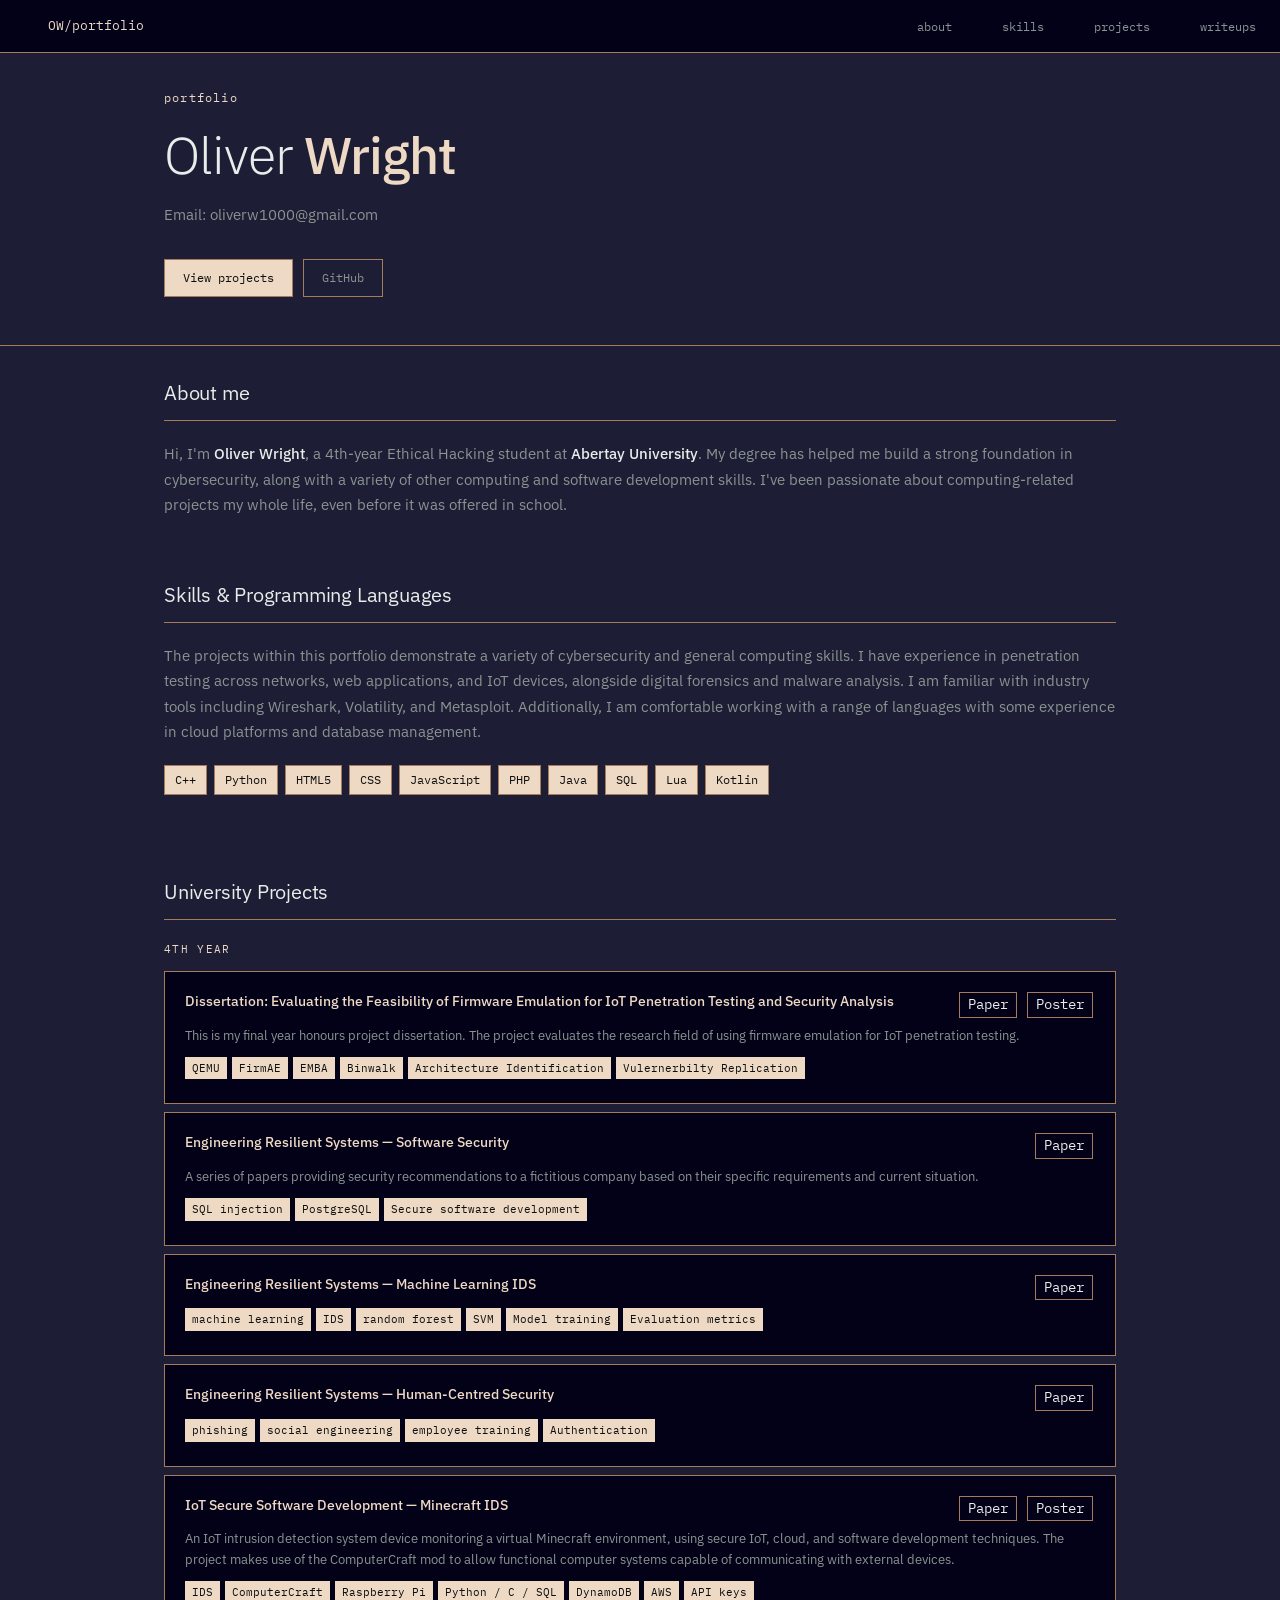
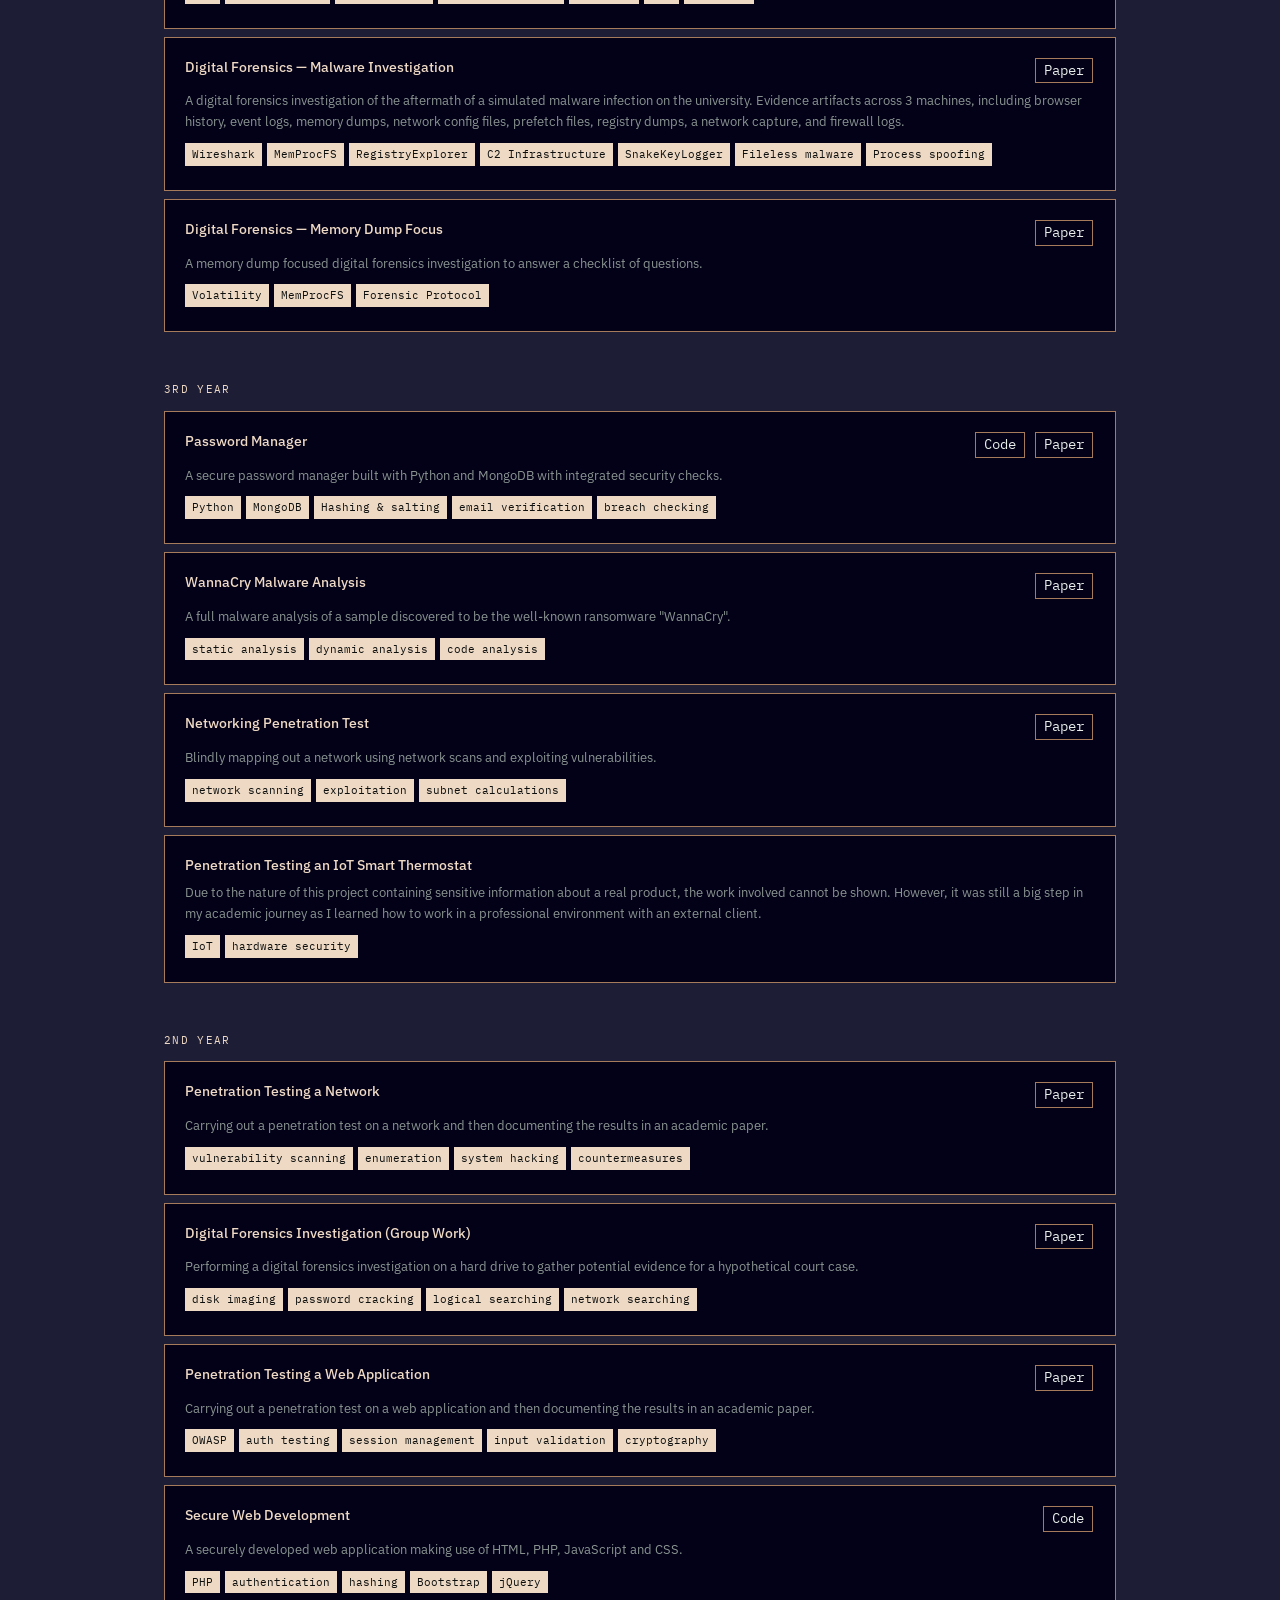
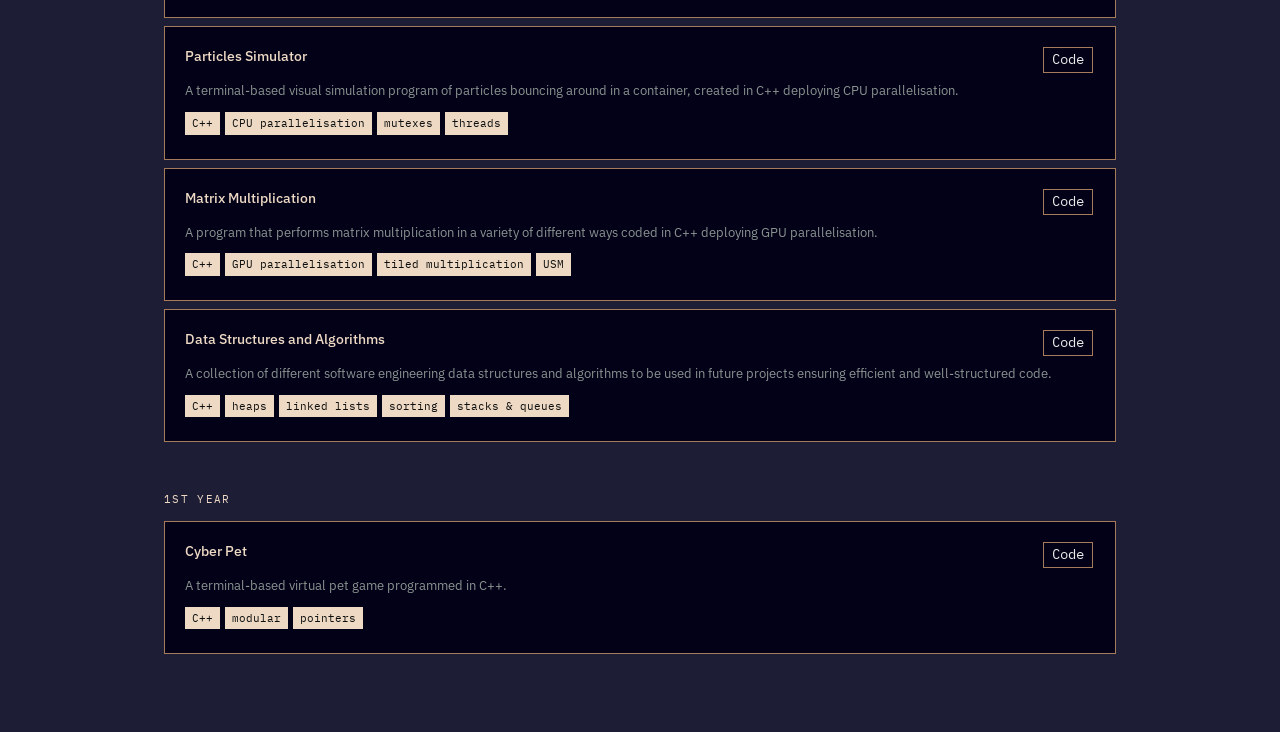
<file: index.html>
<!DOCTYPE html>
<html lang="en">
<head>
  <meta charset="UTF-8" />
  <meta name="viewport" content="width=device-width, initial-scale=1.0" />
  <title>Oliver Wright — Portfolio</title>
  <link rel="preconnect" href="https://fonts.googleapis.com" />
  <link href="https://fonts.googleapis.com/css2?family=IBM+Plex+Mono:wght@400;500&family=IBM+Plex+Sans:wght@300;400;500&display=swap" rel="stylesheet" />
  <link rel="stylesheet" href="style.css" />
</head>
<body>

<nav>
  <div class="inner">
    <a class="nav-logo" href="#">OW/portfolio</a>
    <ul class="nav-links">
        <li><a href="#about">about</a></li>
        <li><a href="#skills">skills</a></li>
        <li><a href="#projects">projects</a></li>
        <li><a href="writeups.html">writeups</a></li>
    </ul>
  </div>
</nav>

<section id="hero">
  <div class="container">
    <p class="hero-label">portfolio</p>
    <h1>Oliver <strong>Wright</strong></h1>
    <p class="hero-sub">Email: oliverw1000@gmail.com</p>
    <div class="hero-actions">
      <a href="#projects" class="btn btn-primary">View projects</a>
      <a href="https://github.com/Revlo1" target="_blank" class="btn btn-outline">GitHub</a>
    </div>
  </div>
</section>

<section id="about">
  <div class="container">
    <h2>About me</h2>
    <p style="color: var(--text-muted);">
      Hi, I'm <strong style="color: var(--text); font-weight: 500;">Oliver Wright</strong>, a 4th-year Ethical Hacking student at <strong style="color: var(--text); font-weight: 500;">Abertay University</strong>.
      My degree has helped me build a strong foundation in cybersecurity, along with a variety of other computing and software development skills.
      I've been passionate about computing-related projects my whole life, even before it was offered in school.
    </p>
  </div>
</section>

<section id="skills">
  <div class="container">
    <h2>Skills & Programming Languages</h2>   
    <div>
      <p style="color: var(--text-muted);">
        The projects within this portfolio demonstrate a variety of cybersecurity and general computing skills. I have experience in penetration testing across networks,
        web applications, and IoT devices, alongside digital forensics and malware analysis. I am familiar with industry tools including Wireshark, Volatility, and Metasploit. 
        Additionally, I am comfortable working with a range of languages with some experience in cloud platforms and database management.
      </p>
    </div>
    <div class="skills-grid">
      <span class="skill-tag">C++</span>
      <span class="skill-tag">Python</span>
      <span class="skill-tag">HTML5</span>
      <span class="skill-tag">CSS</span>
      <span class="skill-tag">JavaScript</span>
      <span class="skill-tag">PHP</span>
      <span class="skill-tag">Java</span>
      <span class="skill-tag">SQL</span>
      <span class="skill-tag">Lua</span>
      <span class="skill-tag">Kotlin</span>
    </div>
  </div>
</section>

<section id="projects">
  <div class="container">
    <h2>University Projects</h2>
    
    <div class="year-group">
      <p class="year-heading">4th year</p>

      <div class="project-card">
        <div class="project-header">
          <span class="project-title">Dissertation: Evaluating the Feasibility of Firmware Emulation for IoT Penetration Testing and Security Analysis</span>
          <div class="project-links">
            <a class="project-link" href="DissertationFinal.pdf" target="_blank">Paper</a>
            <a class="project-link" href="DissPosterFinal.pdf" target="_blank">Poster</a>
          </div>
        </div>
        <p class="project-desc">This is my final year honours project dissertation. The project evaluates the research field of using firmware emulation for IoT penetration testing.</p>
        <div class="project-tags">
          <span class="project-tag">QEMU</span>
          <span class="project-tag">FirmAE</span>
          <span class="project-tag">EMBA</span>
          <span class="project-tag">Binwalk</span>
          <span class="project-tag">Architecture Identification</span>
          <span class="project-tag">Vulernerbilty Replication</span>
        </div>
      </div>
    <!---->
      <div class="project-card">
        <div class="project-header">
          <span class="project-title">Engineering Resilient Systems — Software Security</span>
          <div class="project-links">
            <a class="project-link" href="SysEng1Software.pdf" target="_blank">Paper</a>
          </div>
        </div>
        <p class="project-desc">A series of papers providing security recommendations to a fictitious company based on their specific requirements and current situation.</p>
        <div class="project-tags">
          <span class="project-tag">SQL injection</span>
          <span class="project-tag">PostgreSQL</span>
          <span class="project-tag">Secure software development</span>
        </div>
      </div>

      <div class="project-card">
        <div class="project-header">
          <span class="project-title">Engineering Resilient Systems — Machine Learning IDS</span>
          <div class="project-links">
            <a class="project-link" href="SysEng2ML.pdf" target="_blank">Paper</a>
          </div>
        </div>
        <div class="project-tags">
          <span class="project-tag">machine learning</span>
          <span class="project-tag">IDS</span>
          <span class="project-tag">random forest</span>
          <span class="project-tag">SVM</span>
          <span class="project-tag">Model training</span>
          <span class="project-tag">Evaluation metrics</span>
        </div>
      </div>

      <div class="project-card">
        <div class="project-header">
          <span class="project-title">Engineering Resilient Systems — Human-Centred Security</span>
          <div class="project-links">
            <a class="project-link" href="SysEng3HumanCentred.pdf" target="_blank">Paper</a>
          </div>
        </div>
        <div class="project-tags">
          <span class="project-tag">phishing</span>
          <span class="project-tag">social engineering</span>
          <span class="project-tag">employee training</span>
          <span class="project-tag">Authentication</span>
        </div>
      </div>

      <div class="project-card">
        <div class="project-header">
          <span class="project-title">IoT Secure Software Development — Minecraft IDS</span>
          <div class="project-links">
            <a class="project-link" href="IoT%20Paper.pdf" target="_blank">Paper</a>
            <a class="project-link" href="IoTMiniPoster.pdf" target="_blank">Poster</a>
          </div>
        </div>
        <p class="project-desc">An IoT intrusion detection system device monitoring a virtual Minecraft environment, using secure IoT, cloud, and software development techniques. The project makes use of the ComputerCraft mod to allow functional computer systems capable of communicating with external devices.</p>
        <div class="project-tags">
          <span class="project-tag">IDS</span>
          <span class="project-tag">ComputerCraft</span>
          <span class="project-tag">Raspberry Pi</span>
          <span class="project-tag">Python / C / SQL</span>
          <span class="project-tag">DynamoDB</span>
          <span class="project-tag">AWS</span>
          <span class="project-tag">API keys</span>
        </div>
      </div>

      <div class="project-card">
        <div class="project-header">
          <span class="project-title">Digital Forensics — Malware Investigation</span>
          <div class="project-links">
            <a class="project-link" href="ForensicsPaperMalware.pdf" target="_blank">Paper</a>
          </div>
        </div>
        <p class="project-desc">A digital forensics investigation of the aftermath of a simulated malware infection on the university. Evidence artifacts across 3 machines, including browser history, event logs, memory dumps, network config files, prefetch files, registry dumps, a network capture, and firewall logs.</p>
        <div class="project-tags">
          <span class="project-tag">Wireshark</span>
          <span class="project-tag">MemProcFS</span>
          <span class="project-tag">RegistryExplorer</span>
          <span class="project-tag">C2 Infrastructure</span>
          <span class="project-tag">SnakeKeyLogger</span>
          <span class="project-tag">Fileless malware</span>
          <span class="project-tag">Process spoofing</span>
        </div>
      </div>

      <div class="project-card">
        <div class="project-header">
          <span class="project-title">Digital Forensics — Memory Dump Focus</span>
          <div class="project-links">
            <a class="project-link" href="ForensicReportMemDump.pdf" target="_blank">Paper</a>
          </div>
        </div>
        <p class="project-desc">A memory dump focused digital forensics investigation to answer a checklist of questions.</p>
        <div class="project-tags">
          <span class="project-tag">Volatility</span>
          <span class="project-tag">MemProcFS</span>
          <span class="project-tag">Forensic Protocol</span>
        </div>
      </div>
    </div>

    
    <div class="year-group">
      <p class="year-heading">3rd year</p>

      <div class="project-card">
        <div class="project-header">
          <span class="project-title">Password Manager</span>
          <div class="project-links">
            <a class="project-link" href="https://github.com/Revlo1/PassecPasswordManager" target="_blank">Code</a>
            <a class="project-link" href="PassecManagerPaper%20Final.pdf" target="_blank">Paper</a>
          </div>
        </div>
        <p class="project-desc">A secure password manager built with Python and MongoDB with integrated security checks.</p>
        <div class="project-tags">
          <span class="project-tag">Python</span>
          <span class="project-tag">MongoDB</span>
          <span class="project-tag">Hashing & salting</span>
          <span class="project-tag">email verification</span>
          <span class="project-tag">breach checking</span>
        </div>
      </div>

      <div class="project-card">
        <div class="project-header">
          <span class="project-title">WannaCry Malware Analysis</span>
          <div class="project-links">
            <a class="project-link" href="Malware%20Whitepaper%20Finished.pdf" target="_blank">Paper</a>
          </div>
        </div>
        <p class="project-desc">A full malware analysis of a sample discovered to be the well-known ransomware "WannaCry".</p>
        <div class="project-tags">
          <span class="project-tag">static analysis</span>
          <span class="project-tag">dynamic analysis</span>
          <span class="project-tag">code analysis</span>
        </div>
      </div>

      <div class="project-card">
        <div class="project-header">
          <span class="project-title">Networking Penetration Test</span>
          <div class="project-links">
            <a class="project-link" href="Networking%20Report.pdf" target="_blank">Paper</a>
          </div>
        </div>
        <p class="project-desc">Blindly mapping out a network using network scans and exploiting vulnerabilities.</p>
        <div class="project-tags">
          <span class="project-tag">network scanning</span>
          <span class="project-tag">exploitation</span>
          <span class="project-tag">subnet calculations</span>
        </div>
      </div>

      <div class="project-card">
        <div class="project-header">
          <span class="project-title">Penetration Testing an IoT Smart Thermostat</span>
        </div>
        <p class="project-desc">Due to the nature of this project containing sensitive information about a real product, the work involved cannot be shown. However, it was still a big step in my academic journey as I learned how to work in a professional environment with an external client.</p>
        <div class="project-tags">
          <span class="project-tag">IoT</span>
          <span class="project-tag">hardware security</span>
        </div>
      </div>
    </div>

    
    <div class="year-group">
      <p class="year-heading">2nd year</p>

      <div class="project-card">
        <div class="project-header">
          <span class="project-title">Penetration Testing a Network</span>
          <div class="project-links">
            <a class="project-link" href="Pen%20testing%20White%20Paper%20Template1.pdf" target="_blank">Paper</a>
          </div>
        </div>
        <p class="project-desc">Carrying out a penetration test on a network and then documenting the results in an academic paper.</p>
        <div class="project-tags">
          <span class="project-tag">vulnerability scanning</span>
          <span class="project-tag">enumeration</span>
          <span class="project-tag">system hacking</span>
          <span class="project-tag">countermeasures</span>
        </div>
      </div>

      <div class="project-card">
        <div class="project-header">
          <span class="project-title">Digital Forensics Investigation (Group Work)</span>
          <div class="project-links">
            <a class="project-link" href="The%20Badgers%20Report%20Finished.pdf" target="_blank">Paper</a>
          </div>
        </div>
        <p class="project-desc">Performing a digital forensics investigation on a hard drive to gather potential evidence for a hypothetical court case.</p>
        <div class="project-tags">
          <span class="project-tag">disk imaging</span>
          <span class="project-tag">password cracking</span>
          <span class="project-tag">logical searching</span>
          <span class="project-tag">network searching</span>
        </div>
      </div>

      <div class="project-card">
        <div class="project-header">
          <span class="project-title">Penetration Testing a Web Application</span>
          <div class="project-links">
            <a class="project-link" href="Web%20App%20Testing%20Paper.pdf" target="_blank">Paper</a>
          </div>
        </div>
        <p class="project-desc">Carrying out a penetration test on a web application and then documenting the results in an academic paper.</p>
        <div class="project-tags">
          <span class="project-tag">OWASP</span>
          <span class="project-tag">auth testing</span>
          <span class="project-tag">session management</span>
          <span class="project-tag">input validation</span>
          <span class="project-tag">cryptography</span>
        </div>
      </div>

      <div class="project-card">
        <div class="project-header">
          <span class="project-title">Secure Web Development</span>
          <div class="project-links">
            <a class="project-link" href="https://github.com/Revlo1/WebApplication" target="_blank">Code</a>
          </div>
        </div>
        <p class="project-desc">A securely developed web application making use of HTML, PHP, JavaScript and CSS.</p>
        <div class="project-tags">
          <span class="project-tag">PHP</span>
          <span class="project-tag">authentication</span>
          <span class="project-tag">hashing</span>
          <span class="project-tag">Bootstrap</span>
          <span class="project-tag">jQuery</span>
        </div>
      </div>

      <div class="project-card">
        <div class="project-header">
          <span class="project-title">Particles Simulator</span>
          <div class="project-links">
            <a class="project-link" href="https://github.com/Revlo1/Particles" target="_blank">Code</a>
          </div>
        </div>
        <p class="project-desc">A terminal-based visual simulation program of particles bouncing around in a container, created in C++ deploying CPU parallelisation.</p>
        <div class="project-tags">
          <span class="project-tag">C++</span>
          <span class="project-tag">CPU parallelisation</span>
          <span class="project-tag">mutexes</span>
          <span class="project-tag">threads</span>
        </div>
      </div>

      <div class="project-card">
        <div class="project-header">
          <span class="project-title">Matrix Multiplication</span>
          <div class="project-links">
            <a class="project-link" href="https://github.com/Revlo1/matrixMultiplication" target="_blank">Code</a>
          </div>
        </div>
        <p class="project-desc">A program that performs matrix multiplication in a variety of different ways coded in C++ deploying GPU parallelisation.</p>
        <div class="project-tags">
          <span class="project-tag">C++</span>
          <span class="project-tag">GPU parallelisation</span>
          <span class="project-tag">tiled multiplication</span>
          <span class="project-tag">USM</span>
        </div>
      </div>

      <div class="project-card">
        <div class="project-header">
          <span class="project-title">Data Structures and Algorithms</span>
          <div class="project-links">
            <a class="project-link" href="https://github.com/Revlo1/DSA" target="_blank">Code</a>
          </div>
        </div>
        <p class="project-desc">A collection of different software engineering data structures and algorithms to be used in future projects ensuring efficient and well-structured code.</p>
        <div class="project-tags">
          <span class="project-tag">C++</span>
          <span class="project-tag">heaps</span>
          <span class="project-tag">linked lists</span>
          <span class="project-tag">sorting</span>
          <span class="project-tag">stacks & queues</span>
        </div>
      </div>
    </div>

  
    <div class="year-group">
      <p class="year-heading">1st year</p>

      <div class="project-card">
        <div class="project-header">
          <span class="project-title">Cyber Pet</span>
          <div class="project-links">
            <a class="project-link" href="https://github.com/Revlo1/CyberPet" target="_blank">Code</a>
          </div>
        </div>
        <p class="project-desc">A terminal-based virtual pet game programmed in C++.</p>
        <div class="project-tags">
          <span class="project-tag">C++</span>
          <span class="project-tag">modular</span>
          <span class="project-tag">pointers</span>
        </div>
      </div>
    </div>
    <!---->
  </div>
</section>
</body>
</html>
</file>
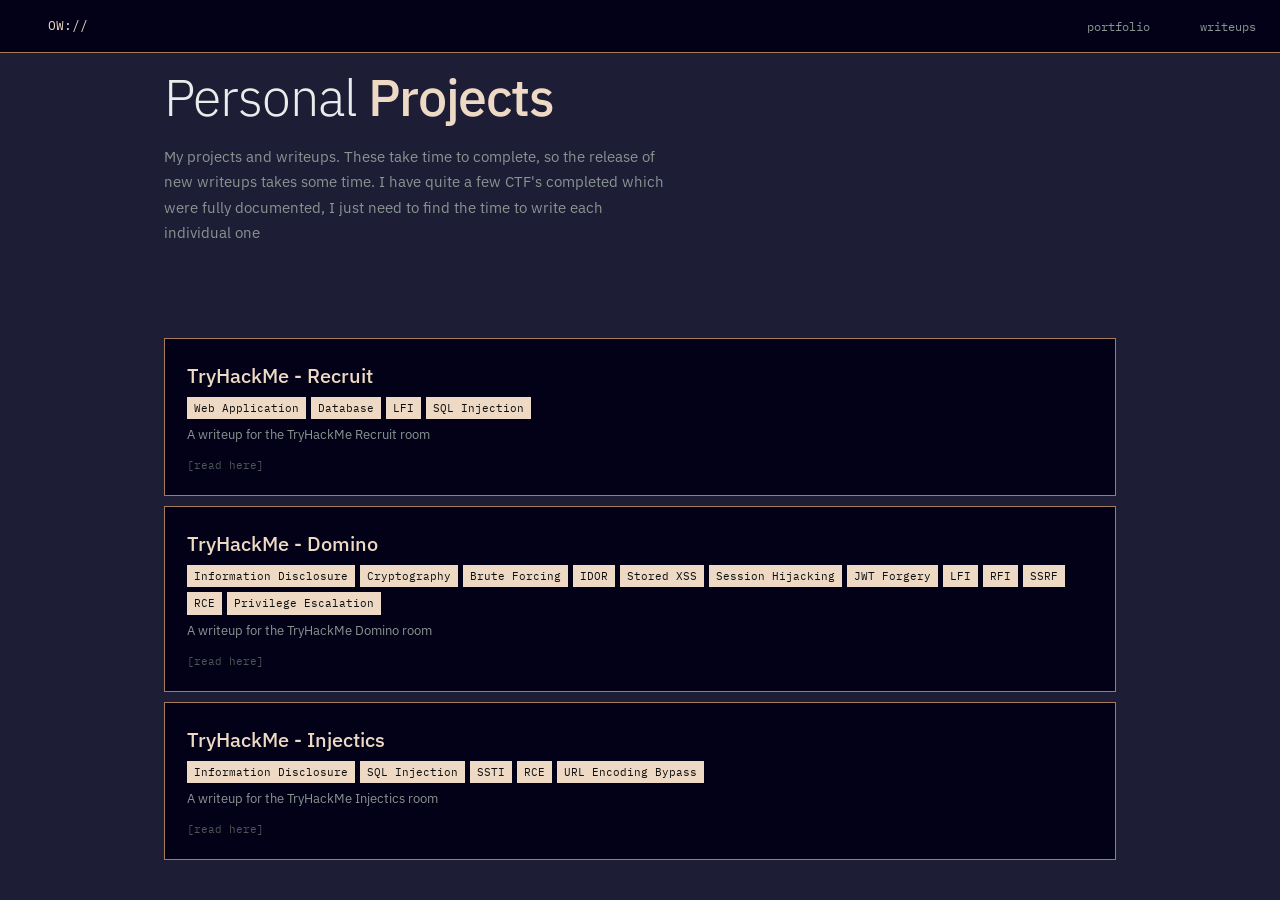
<file: writeups.html>
﻿<!DOCTYPE html>
<html lang="en">
<head>
    <meta charset="UTF-8" />
    <meta name="viewport" content="width=device-width, initial-scale=1.0" />
    <title>Personal Projects</title>
    <link rel="preconnect" href="https://fonts.googleapis.com" />
    <link href="https://fonts.googleapis.com/css2?family=IBM+Plex+Mono:wght@400;500&family=IBM+Plex+Sans:wght@300;400;500&display=swap" rel="stylesheet" />
    <link rel="stylesheet" href="style.css" />
</head>
<body>

    <nav>
        <div class="inner">
            <a class="nav-logo" href="index.html">OW://</a>
            <ul class="nav-links">
                <li><a href="index.html">portfolio</a></li>
                <li><a href="writeups.html" class="nav-active">writeups</a></li>
            </ul>
        </div>
    </nav>

    <section id="writeups-hero">
        <div class="container">
            <p class="hero-label">// writeups</p>
            <h1>Personal <strong>Projects</strong></h1> 
            <p class="hero-sub">My projects and writeups. These take time to complete, so the release of new writeups takes some time. I have quite a few CTF's completed which were fully documented, I just need to find the time to write each individual one</p>
        </div>
    </section>

    <section id="writeups-list">
        <div class="container">
            
            <a class="writeup-card" href="writeups/thm-recruit.html">
                <div class="writeup-meta">
                    <span class="writeup-date"></span>
                    <h3 class="writeup-title">TryHackMe - Recruit</h3>
                    <div class="project-tags">
                        <span class="project-tag">Web Application</span>
                        <span class="project-tag">Database</span>
                        <span class="project-tag">LFI</span>
                        <span class="project-tag">SQL Injection</span>
                    </div>
                </div>
                
                <p class="project-desc">A writeup for the TryHackMe Recruit room</p>
                <span class="writeup-read">[read here]</span>
            </a>

            <a class="writeup-card" href="writeups/thm-domino.html">
                <div class="writeup-meta">
                    <span class="writeup-date"></span>
                    <h3 class="writeup-title">TryHackMe - Domino</h3>
                    <div class="project-tags">
                        <span class="project-tag">Information Disclosure</span>
                        <span class="project-tag">Cryptography</span>
                        <span class="project-tag">Brute Forcing</span>
                        <span class="project-tag">IDOR</span>
                        <span class="project-tag">Stored XSS</span>
                        <span class="project-tag">Session Hijacking</span>
                        <span class="project-tag">JWT Forgery</span>
                        <span class="project-tag">LFI</span>
                        <span class="project-tag">RFI</span>
                        <span class="project-tag">SSRF</span>
                        <span class="project-tag">RCE</span>
                        <span class="project-tag">Privilege Escalation</span>
                    </div>
                </div>
                
                <p class="project-desc">A writeup for the TryHackMe Domino room</p>
                <span class="writeup-read">[read here]</span>
            </a>

            <a class="writeup-card" href="writeups/thm-injectics.html">
                <div class="writeup-meta">
                    <span class="writeup-date"></span>
                    <h3 class="writeup-title">TryHackMe - Injectics</h3>
                    <div class="project-tags">
                        <span class="project-tag">Information Disclosure</span>
                        <span class="project-tag">SQL Injection</span>
                        <span class="project-tag">SSTI</span>
                        <span class="project-tag">RCE</span>
                        <span class="project-tag">URL Encoding Bypass</span>
                    </div>
                </div>

                <p class="project-desc">A writeup for the TryHackMe Injectics room</p>
                <span class="writeup-read">[read here]</span>
            </a>

            <!-- card block for each writeup
            <a class="writeup-card" href="writeups/example-writeup.html">
                <div class="writeup-meta">
                    <span class="writeup-date"></span>
                    <div class="project-tags">
                        <span class="project-tag">tag one</span>
                        <span class="project-tag">tag two</span>
                    </div>
                </div>
                <h3 class="writeup-title">Example Title</h3>
                <p class="project-desc">Description</p>
                <span class="writeup-read">[read here]</span>
            </a>
            -->

        </div>
    </section>

</body>
</html>
</file>
<file: style.css>
:root {
  --bg:        #1D1D36;
  --bg-card:   #111312;
  --bg-subtle: #181a19;
  --border:    #A67B5B;
  --text:      #e8ede9;
  --text-muted:#8a9490;
  --text-dim:  #4d5651;
  --accent:    #EED9C4;
  --accent-text: #0d0f0e;
  --proj-tag-bg:    #EED9C4;
  --proj-title-text: #EED9C4;
  --tag-text:  #e8ede9;
  --nav-bg: #020118;
  --proj-card-bg: #020118;
  --mono: "IBM Plex Mono", monospace;
  --sans: "IBM Plex Sans", sans-serif;
  --max: 1000px;
}

*, *::before, *::after { 
  box-sizing: border-box; 
  margin: 0; padding: 0; 
}

html { scroll-behavior: smooth; }

body {
  background: var(--bg);
  color: var(--text);
  font-family: var(--sans);
  font-size: 15px;
  line-height: 1.7;
  -webkit-font-smoothing: antialiased;
}

.container {
  max-width: var(--max);
  margin: 0 auto;
  padding: 0 24px;
}

section { padding: 30px; }

nav {
  position: fixed;
  top: 0;
  width: 100%;
  background: var(--nav-bg);
  backdrop-filter: blur(10px);
  border-bottom: 1px solid var(--border);
}

nav .inner {
  margin: auto;
  padding: 0 24px;
  height: 52px;
  display: flex;
  align-items: center;
  justify-content: space-between;
}

.nav-logo {
  font-family: var(--mono);
  font-size: 13px;
  color: var(--accent);
  text-decoration: none;
  padding: 24px
}

.nav-links {
  display: flex;
  gap: 50px;
  list-style: none;
}

.nav-links a {
  font-family: var(--mono);
  font-size: 12px;
  color: var(--text-muted);
  text-decoration: none;
  transition: color 0.15s;
}

.nav-links a:hover { color: var(--accent); }

#hero {
  padding: 88px 0 72px;
  border-bottom: 1px solid var(--border);
}

.hero-label {
  font-family: var(--mono);
  font-size: 12px;
  color: var(--accent);
  letter-spacing: 0.1em;
  margin-bottom: 18px;
}

h1 {
  font-size: clamp(34px, 6vw, 52px);
  font-weight: 300;
  line-height: 1.1;
  letter-spacing: -0.02em;
  margin-bottom: 18px;
}

h1 strong { 
  font-weight: 500; 
  color: var(--accent); 
}

.hero-sub {
  font-size: 15px;
  color: var(--text-muted);
  max-width: 500px;
  margin-bottom: 32px;
}

.hero-actions {
  display: flex;
  gap: 10px;
  flex-wrap: wrap;
}

.btn {
  display: inline-flex;
  align-items: center;
  padding: 8px 18px;
  font-family: var(--mono);
  font-size: 12px;
  text-decoration: none;
  transition: all 0.15s;
  border: none;
  cursor: pointer;
}

.btn-primary { 
  background: var(--accent); 
  color: var(--accent-text); 
  border: 1px solid var(--border); 
}

.btn-primary:hover { 
  background: white; 
  border-color: var(--accent);
}

.btn-outline {
  background: transparent;
  color: var(--text-muted);
  border: 1px solid var(--border);
}

.btn-outline:hover { 
  border-color: 
  var(--accent); 
  color: var(--accent); 
}

.section-label {
  font-family: var(--mono);
  font-size: 11px;
  color: var(--text-dim);
  letter-spacing: 0.12em;
  margin-bottom: 8px;
}

h2 {
  font-size: 20px;
  font-weight: 400;
  letter-spacing: -0.01em;
  margin-bottom: 20px;
  padding-bottom: 10px;
  border-bottom: 1px solid var(--border);
}

.skills-grid { 
  display: flex; 
  flex-wrap: wrap; 
  gap: 7px;
  margin: 20px 0px;
}

.skill-tag {
  font-family: var(--mono);
  font-size: 12px;
  padding: 4px 10px;
  background: var(--accent);
  color: var(--accent-text);
  border: 1px solid var(--border);
}

.year-group { margin-bottom: 48px; }

.year-heading {
  font-family: var(--mono);
  font-size: 11px;
  color: var(--accent);
  letter-spacing: 0.12em;
  text-transform: uppercase;
  margin-bottom: 12px;
}

.project-card {
  background: var(--proj-card-bg);
  border: 1px solid var(--border);
  padding: 18px 20px;
  margin-bottom: 8px;
  transition: border-color 0.15s;
}


.project-header {
  display: flex;
  align-items: flex-start;
  justify-content: space-between;
  gap: 16px;
  margin-bottom: 6px;
  flex-wrap: wrap;
}

.project-title {
  font-size: 14px;
  font-weight: 500;
  color: var(--proj-title-text);
}

.project-links { 
  display: flex; 
  gap: 6px; 
  flex-shrink: 0; 
}

.project-link {
  font-family: var(--mono);
  font-size: 14px;
  color: var(--text);
  background-color: var(--tag-bg);
  text-decoration: none;
  border: 1px solid var(--border);
  padding: 0px 8px;
  margin: 2px;
  transition: all 0.15s;
  white-space: nowrap;
}

.project-link:hover { 
  border-color: 
  var(--accent); 
  color: var(--accent); 
}

.project-desc {
  font-size: 13px;
  color: var(--text-muted);
  margin-bottom: 10px;
  line-height: 1.6;
}

.project-tags { 
  display: flex; 
  flex-wrap: wrap; 
  gap: 5px; 
  margin-bottom: 6px;
}

.project-tag {
  font-family: var(--mono);
  font-size: 11px;
  padding: 2px 7px;
  background: var(--proj-tag-bg);
  color: var(--accent-text);
}

footer {
  border-top: 1px solid var(--border);
  padding: 20px 24px;
  text-align: center;
  font-family: var(--mono);
  font-size: 11px;
  color: var(--text-dim);
}

#hero {
  padding: 88px 0 48px;
  border-bottom: 1px solid var(--border);
}

.writeup-list {
  padding: 40px 0;
}

.writeup-card {
  display: block;
  text-decoration: none;
  background: var(--proj-card-bg);
  border: 1px solid var(--border);
  padding: 20px 22px;
  margin-bottom: 10px;
  transition: border-color 0.15s;
}

.writeup-card:hover { border-color: var(--accent); }

.writeup-top {
  display: flex;
  align-items: center;
  gap: 12px;
  margin-bottom: 8px;
}

.writeup-date {
  font-family: var(--mono);
  font-size: 11px;
  color: var(--border);
}

.writeup-title {
  font-size: 20px;
  font-weight: 500;
  color: var(--proj-title-text);
  margin-bottom: 4px;
}

.writeup-read {
  font-family: var(--mono);
  font-size: 11px;
  color: var(--text-dim);
  display: block;
  margin-top: 10px;
}

.writeup-card:hover .writeup-read { color: var(--accent); }

.writeup-page {
  padding: 80px 0 60px;
}

.writeup-back {
  font-family: var(--mono);
  font-size: 12px;
  color: var(--border);
  text-decoration: none;
  display: block;
  margin-bottom: 28px;
  transition: color 0.15s;
}

.writeup-back:hover { color: var(--text); }

.writeup-page .writeup-date {
  font-family: var(--mono);
  font-size: 11px;
  color: var(--border);
  margin-bottom: 10px;
  display: block;
}

.writeup-body {
  max-width: 680px;
  margin-top: 40px;
}

.writeup-body p {
  color: var(--text);
  margin-bottom: 20px;
  line-height: 1.8;
}

.writeup-body ol {
  font-family: var(--sans);
  color: var(--text);
  padding-left: 1.5em;
  margin-bottom: 24px;
}

.writeup-body ol li {
  font-family: var(--sans);
  font-size: 16px;
  line-height: 1.85;
  padding-left: 0.5em;
  margin-bottom: 6px;
}

.writeup-body h2 {
  font-size: 17px;
  font-weight: 400;
  border-bottom: 1px solid var(--border);
  padding-bottom: 8px;
  margin: 36px 0 16px;
}

.writeup-body img {
  width: 100%;
  max-height: 400px;
  object-fit: contain;
  object-position: left;
  border: 1px solid var(--border);
  display: block;
  margin: 24px 0;
}

.writeup-body img.img-fill {
  object-fit: cover;
  object-position: center;
}

.img-row {
  display: flex;
  gap: 8px;
  margin: 24px 0;
}

.img-row img {
  flex: 1;
  min-width: 0;
  max-height: 260px;
  object-fit: cover;
  object-position: center;
  margin: 0;
}

.writeup-body pre {
  background: var(--proj-card-bg);
  border: 1px solid var(--border);
  padding: 14px 18px;
  margin: 20px 0;
  overflow-x: auto;
}

.writeup-body code {
  font-family: var(--mono);
  font-size: 13px;
  color: var(--accent);
}

.writeup-body pre code {
  font-size: 13px;
}

@media (max-width: 600px) {
  .contact-card { flex-direction: column; }
  .nav-links { gap: 16px; }
}

.writeup-body img { cursor: zoom-in; }

.lightbox {
  display: none;
  position: fixed;
  inset: 0;
  background: rgba(0,0,0,0.85);
  z-index: 999;
  cursor: zoom-out;
  align-items: center;
  justify-content: center;
}

.lightbox.open { display: flex; }

.lightbox img {
  max-width: 90vw;
  max-height: 90vh;
  width: auto;
  border: 1px solid var(--border);
  margin: 0;
}

.img-fill {
  object-fit: cover;
  object-position: center;
  max-height: 400px;
}
</file>
